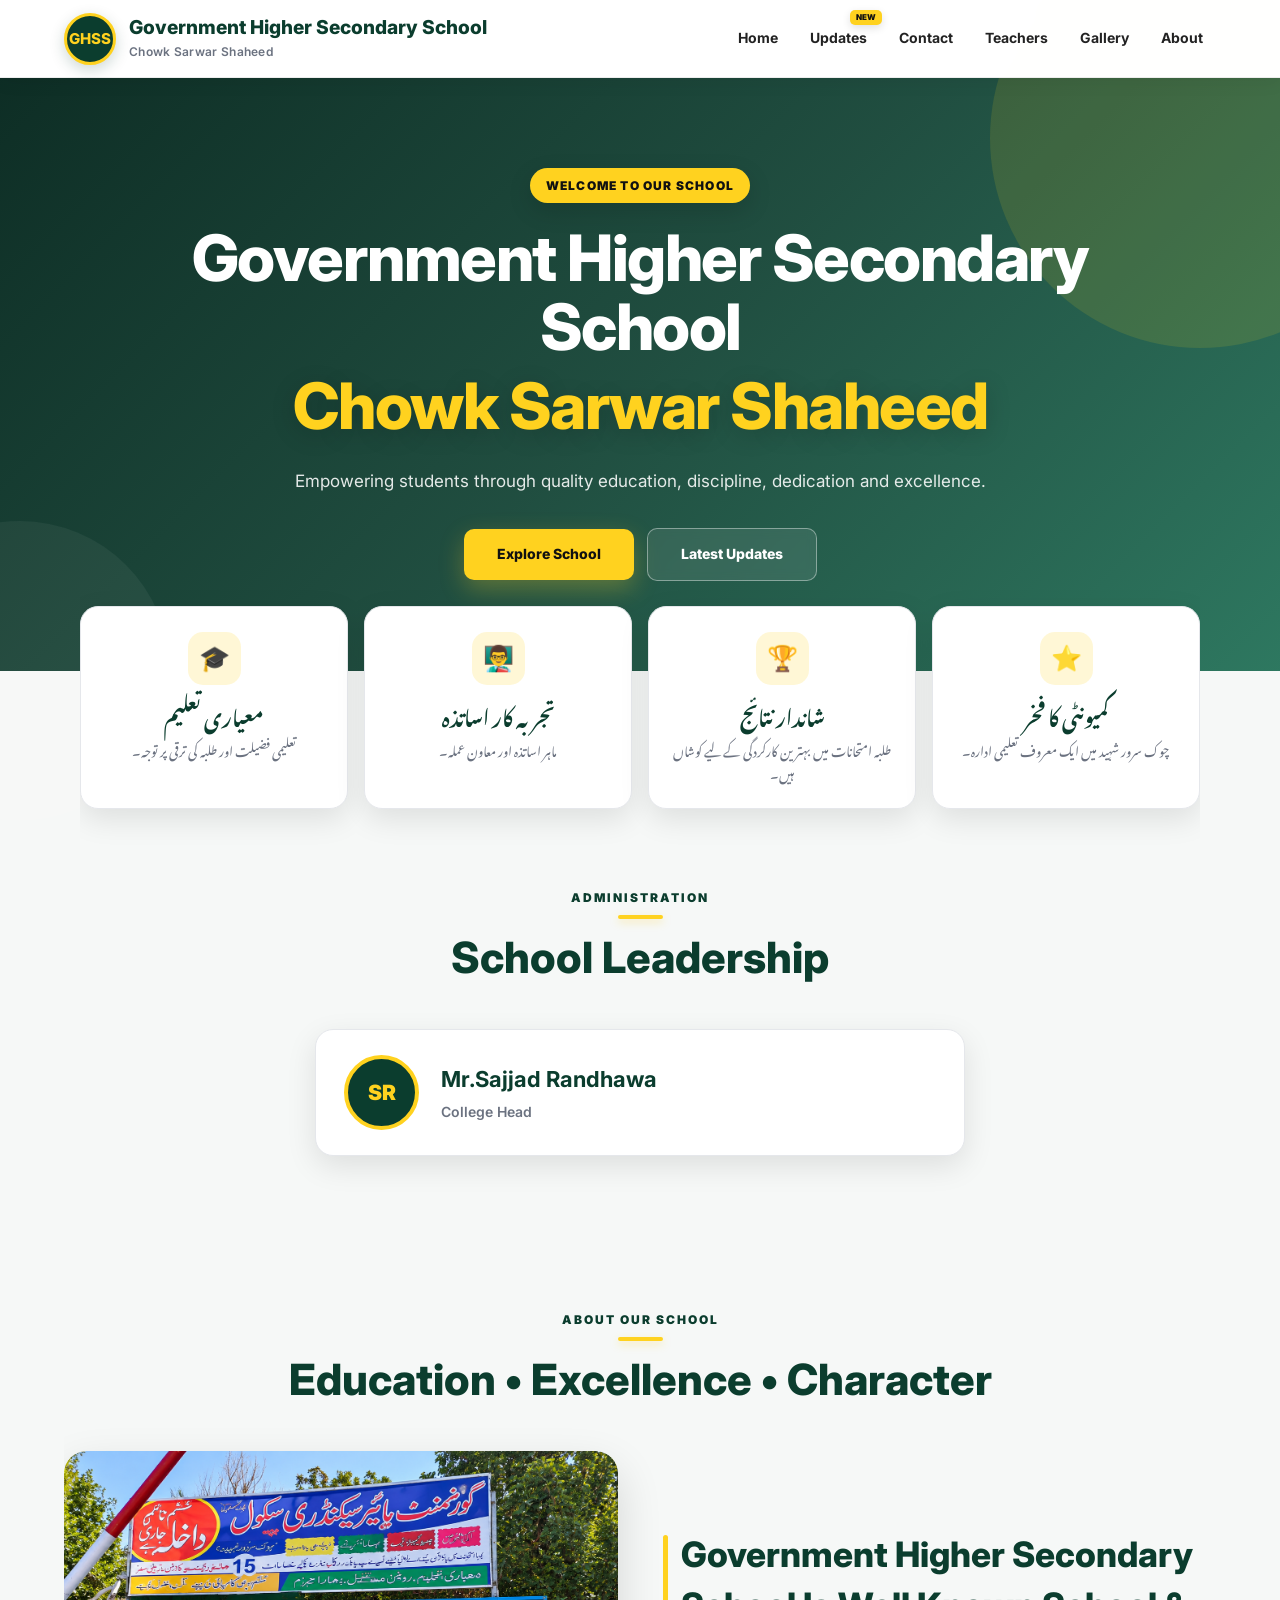
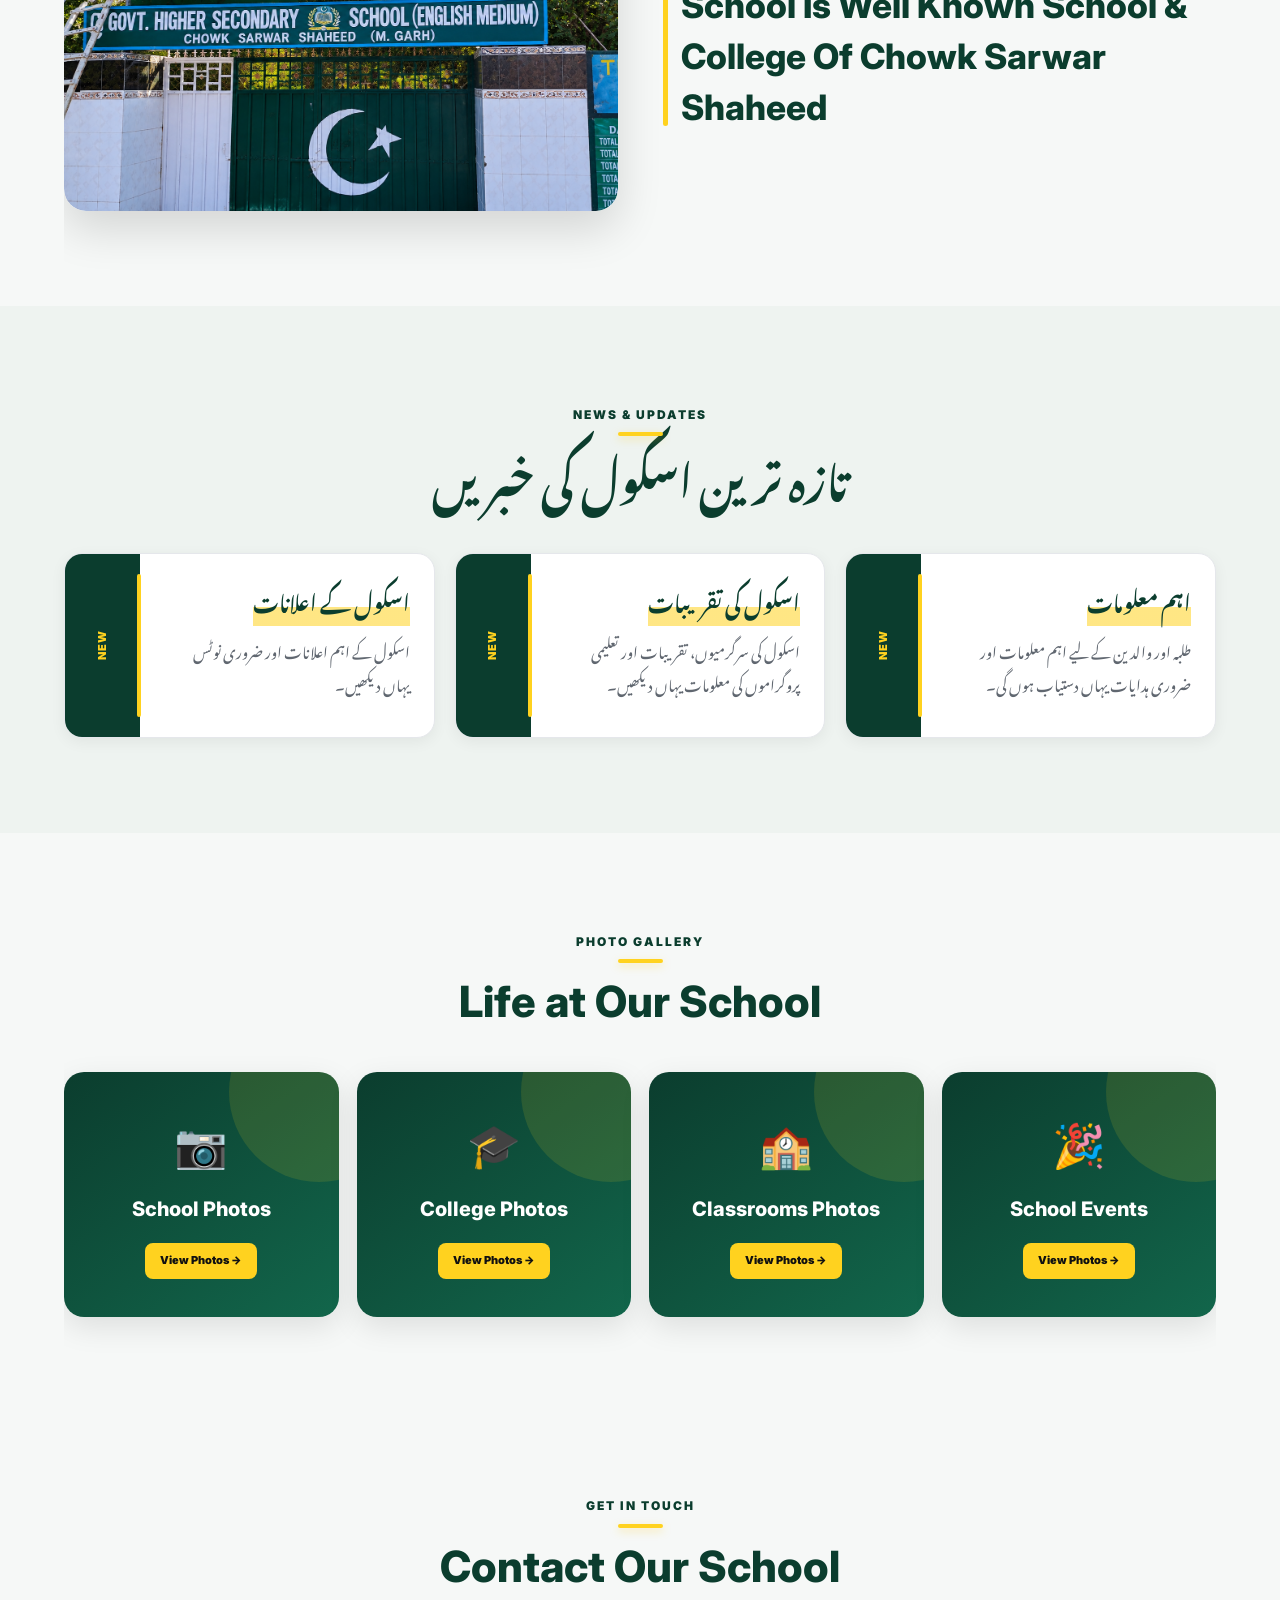
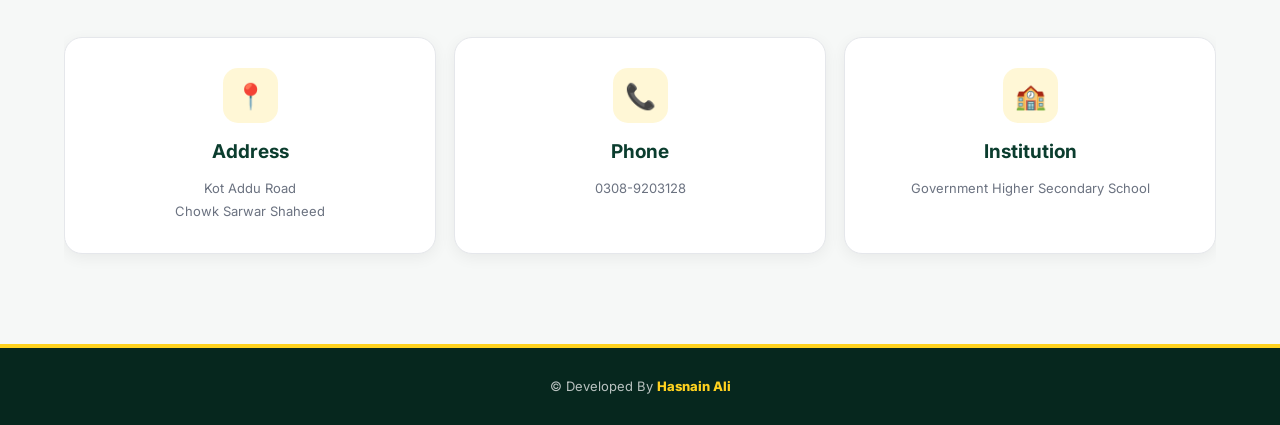
<file: index.html>
<!DOCTYPE html>
<html lang="ur" translate="no" class="notranslate">
<head>
    <meta charset="UTF-8">
    <meta name="viewport" content="width=device-width, initial-scale=1.0">
    <meta name="google" content="notranslate">

    <title>Government Higher Secondary School Chowk Sarwar Shaheed</title>

    <link href="https://fonts.googleapis.com/css2?family=Noto+Nastaliq+Urdu:wght@400;600;700&display=swap" rel="stylesheet">
   
    <link rel="stylesheet" href="style.css">
</head>

<body>

    <!-- HEADER -->
    <header class="header">

        <div class="logo-area">
            <div class="school-logo">GHSS</div>

            <div>
                <h1>Government Higher Secondary School</h1>
                <p>Chowk Sarwar Shaheed</p>
            </div>
        </div>


<nav class="navbar">

    <a href="#home">Home</a>

    <a href="#updates" class="update-link">
        <span class="new-badge">NEW</span>
        Updates
    </a>

    <a href="#contact">Contact</a>

    <a href="#administration">Teachers</a>

    <a href="#gallery">Gallery</a>

    <a href="#about">About</a>

</nav>

    </header>


    <!-- HERO SECTION -->
    <section id="home" class="hero">

        <div class="hero-content">

            <span class="welcome">WELCOME TO OUR SCHOOL</span>

            <h2>
                Government Higher Secondary School
                <strong>Chowk Sarwar Shaheed</strong>
            </h2>

            <p>
                Empowering students through quality education,
                discipline, dedication and excellence.
            </p>

            <div class="hero-buttons">
                <a href="#about" class="btn primary">Explore School</a>
                <a href="#updates" class="btn secondary">Latest Updates</a>
            </div>

        </div>

    </section>


<!-- QUICK INFORMATION -->
<section class="quick-info">

    <div class="info-card">
        <span>🎓</span>
        <h3 style="font-family: 'Noto Nastaliq Urdu', serif; direction: rtl;">
            معیاری تعلیم
        </h3>
        <p style="font-family: 'Noto Nastaliq Urdu', serif; direction: rtl;">
            تعلیمی فضیلت اور طلبہ کی ترقی پر توجہ۔
        </p>
    </div>

    <div class="info-card">
        <span>👨‍🏫</span>
        <h3 style="font-family: 'Noto Nastaliq Urdu', serif; direction: rtl;">
            تجربہ کار اساتذہ
        </h3>
        <p style="font-family: 'Noto Nastaliq Urdu', serif; direction: rtl;">
            ماہر اساتذہ اور معاون عملہ۔
        </p>
    </div>

    <div class="info-card">
        <span>🏆</span>
        <h3 style="font-family: 'Noto Nastaliq Urdu', serif; direction: rtl;">
            شاندار نتائج
        </h3>
        <p style="font-family: 'Noto Nastaliq Urdu', serif; direction: rtl;">
            طلبہ امتحانات میں بہترین کارکردگی کے لیے کوشاں ہیں۔
        </p>
    </div>

    <div class="info-card">
        <span>⭐</span>
        <h3 style="font-family: 'Noto Nastaliq Urdu', serif; direction: rtl;">
            کمیونٹی کا فخر
        </h3>
        <p style="font-family: 'Noto Nastaliq Urdu', serif; direction: rtl;">
            چوک سرور شہید میں ایک معروف تعلیمی ادارہ۔
        </p>
    </div>

</section>


<!-- ADMINISTRATION -->  <section id="administration" class="section administration">  

    <div class="section-heading">  
        <span>ADMINISTRATION</span>  
        <h2>School Leadership</h2>  
    </div>  

    <div class="leader-card">  

        <div class="leader-avatar">  
            SR  
        </div>  

        <div>  
            <h3>Mr.Sajjad Randhawa</h3>  
            <p>College Head</p>  
        </div>  

    </div>  

</section>

    
    <!-- ABOUT -->
<section id="about" class="section about">

    <div class="section-heading">
        <span>ABOUT OUR SCHOOL</span>
        <h2>Education • Excellence • Character</h2>
    </div>

    <div class="about-content">

        <a href="school-gallery.html" class="about-image">
    <img
        src="file_0000000028d482118b465fc7b48e77da.png"
        alt="Government Higher Secondary School Chowk Sarwar Shaheed"
        class="school-about-image">
        </a>

        <div class="about-text">

            <h3>
                Government Higher Secondary School Is Well Known School & College Of Chowk Sarwar Shaheed
            </h3>

        </div>

    </div>

</section>

<!-- UPDATES -->
<section id="updates" class="section updates">

    <div class="section-heading updates-heading">

        <!-- English label -->
        <span>NEWS & UPDATES</span>

        <!-- Urdu main heading -->
        <h2>تازہ ترین اسکول کی خبریں</h2>

    </div>


    <div class="news-grid">


        <!-- SCHOOL ANNOUNCEMENTS -->
        <a href="announcement.html" class="news-card">

            <div class="news-date">
    <strong>NEW</strong>
            </div>

            <div class="news-content">

                <h3>اسکول کے اعلانات</h3>

                <p>
                    اسکول کے اہم اعلانات اور ضروری نوٹس یہاں دیکھیں۔
                </p>

            </div>

        </a>


        <!-- SCHOOL EVENTS -->
        <a href="events.html" class="news-card">

            <div class="news-date">
    <strong>NEW</strong>
            </div>

            <div class="news-content">

                <h3>اسکول کی تقریبات</h3>

                <p>
                    اسکول کی سرگرمیوں، تقریبات اور تعلیمی پروگراموں کی معلومات یہاں دیکھیں۔
                </p>

            </div>

        </a>


        <!-- IMPORTANT INFORMATION -->
        <a href="information.html" class="news-card">

            <div class="news-date">
    <strong>NEW</strong>
            </div>
            <div class="news-content">

                <h3>اہم معلومات</h3>

                <p>
                    طلبہ اور والدین کے لیے اہم معلومات اور ضروری ہدایات یہاں دستیاب ہوں گی۔
                </p>

            </div>

        </a>


    </div>

</section>

    <!-- GALLERY -->
    <section id="gallery" class="section gallery">

        <div class="section-heading">
            <span>PHOTO GALLERY</span>
            <h2>Life at Our School</h2>
        </div>

        <div class="gallery-grid">

    <a href="school-gallery.html" class="gallery-item">
        <div class="gallery-content">
            <span class="gallery-icon">📷</span>
            <h3>School Photos</h3>
            <span class="gallery-button">View Photos →</span>
        </div>
    </a>
      
        <a href="college-gallery.html" class="gallery-item">
    <div class="gallery-content">
        <span class="gallery-icon">🎓</span>
        <h3>College Photos</h3>
        <span class="gallery-button">View Photos →</span>
    </div>
</a>

    <a href="classroom-gallery.html" class="gallery-item">
        <div class="gallery-content">
            <span class="gallery-icon">🏫</span>
            <h3>Classrooms Photos</h3>
            <span class="gallery-button">View Photos →</span>
        </div>
    </a>

    <a href="events-gallery.html" class="gallery-item">
        <div class="gallery-content">
            <span class="gallery-icon">🎉</span>
            <h3>School Events</h3>
            <span class="gallery-button">View Photos →</span>
        </div>
    </a>

</div>

    </section>



    <!-- CONTACT -->
    <section id="contact" class="section contact">

        <div class="section-heading">
            <span>GET IN TOUCH</span>
            <h2>Contact Our School</h2>
        </div>

        <div class="contact-grid">

            <div class="contact-box">
                <span>📍</span>
                <h3>Address</h3>
                <p>Kot Addu Road</p>
                <p>Chowk Sarwar Shaheed</p>
            </div>

            <div class="contact-box">
                <span>📞</span>
                <h3>Phone</h3>
                <p>0308-9203128</p>
            </div>

            <div class="contact-box">
                <span>🏫</span>
                <h3>Institution</h3>
                <p>Government Higher Secondary School</p>
            </div>

        </div>

    </section>


    <footer class="footer">

    <div class="footer-content">

        <div class="developer">
            © Developed By <strong>Hasnain Ali</strong>
        </div>

    </div>

</footer>


    <script src="script.js"></script>

</body>
                </html>
</file>
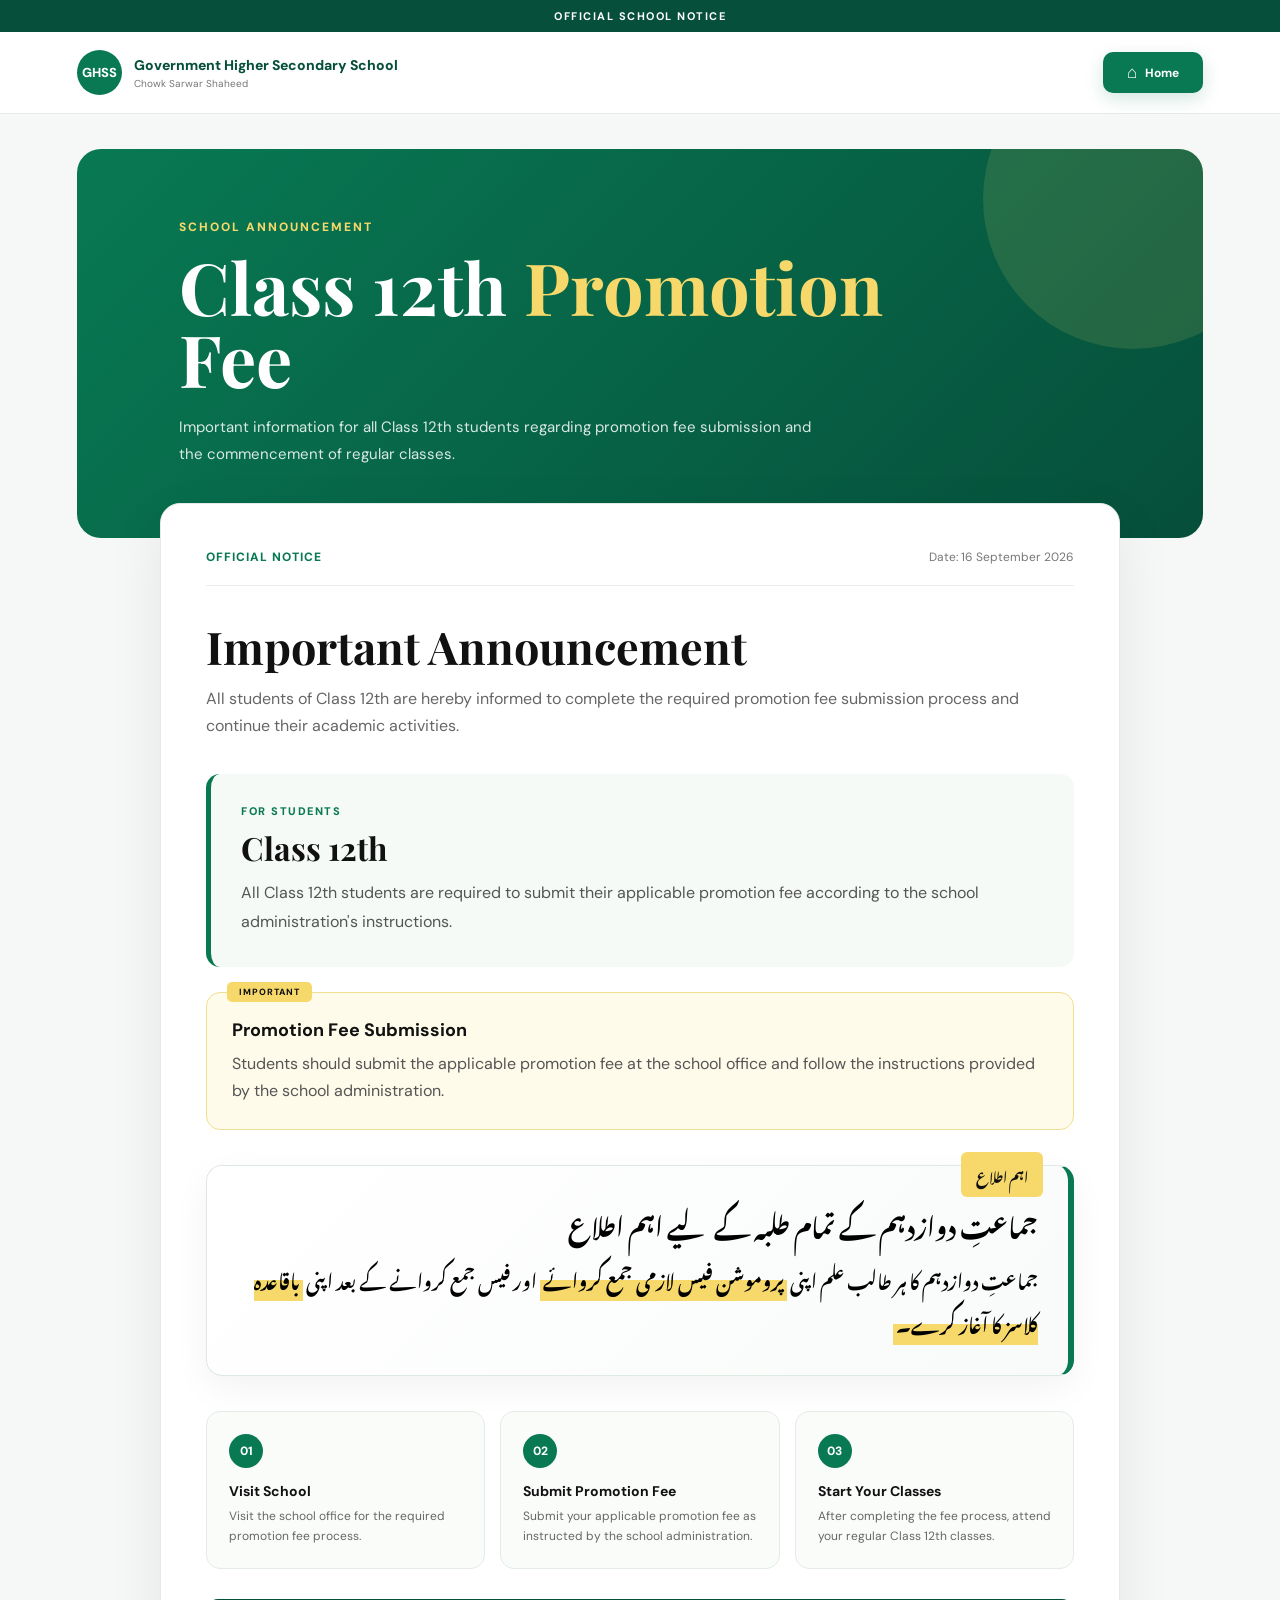
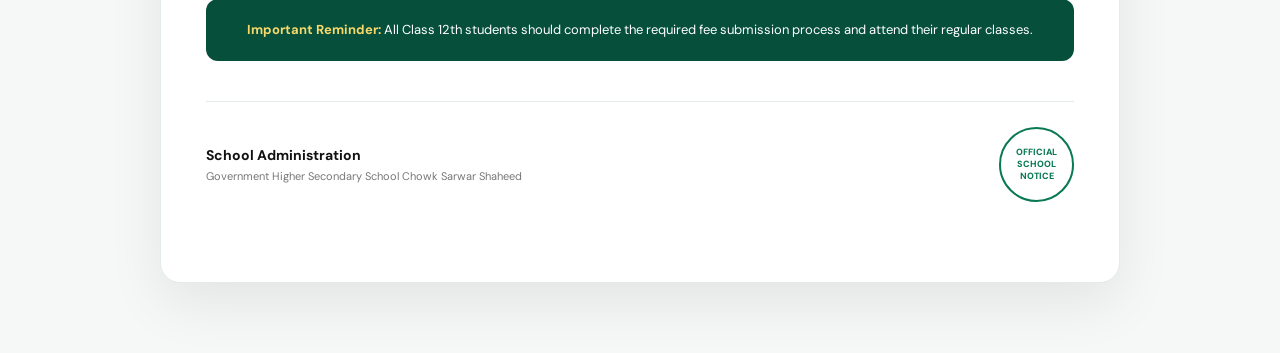
<file: announcement.html>
<!DOCTYPE html>
<html lang="en">

<head>
    <meta charset="UTF-8">
    <meta name="viewport" content="width=device-width, initial-scale=1.0">

    <title>School Announcement | GHSS Chowk Sarwar Shaheed</title>

    <link href="https://fonts.googleapis.com/css2?family=DM+Sans:wght@400;500;600;700&family=Playfair+Display:wght@600;700;800&family=Noto+Nastaliq+Urdu:wght@400;500;600;700&display=swap" rel="stylesheet">

    <style>

        * {
            margin: 0;
            padding: 0;
            box-sizing: border-box;
        }

        body {
            font-family: 'DM Sans', sans-serif;
            background: #f5f8f6;
            color: #111;
        }

        /* ===============================
           TOP BAR
        =============================== */

        .top-bar {
            background: #064f3a;
            color: #fff;
            padding: 9px 6%;
            font-size: 11px;
            font-weight: 700;
            letter-spacing: 1.5px;
            text-align: center;
        }

        /* ===============================
           HEADER
        =============================== */

        header {
            background: #ffffff;
            padding: 18px 6%;
            display: flex;
            align-items: center;
            justify-content: space-between;
            border-bottom: 1px solid #e5ebe8;
        }

        .school-brand {
            display: flex;
            align-items: center;
            gap: 12px;
        }

        .school-logo {
            width: 45px;
            height: 45px;
            border-radius: 50%;
            background: #087953;
            color: #fff;
            display: flex;
            align-items: center;
            justify-content: center;
            font-weight: 800;
            font-size: 13px;
        }

        .school-name {
            font-size: 14px;
            font-weight: 800;
            color: #064f3a;
        }

        .school-subtitle {
            font-size: 10px;
            color: #777;
            margin-top: 3px;
        }

        /* ===============================
           HOME BUTTON
        =============================== */

        .home-btn {
            display: inline-flex;
            align-items: center;
            justify-content: center;
            gap: 8px;

            background: #087953;
            color: #ffffff;

            padding: 11px 19px;
            min-width: 100px;

            border-radius: 10px;
            border: 1px solid rgba(8,121,83,0.15);

            font-size: 12px;
            font-weight: 700;

            text-decoration: none;

            box-shadow: 0 6px 18px rgba(8,121,83,0.18);

            transition: all 0.25s ease;
        }

        .home-btn span {
            font-size: 17px;
            line-height: 1;
        }

        .home-btn:hover {
            background: #064f3a;
            transform: translateY(-2px);
            box-shadow: 0 9px 22px rgba(8,121,83,0.25);
        }

        /* ===============================
           HERO
        =============================== */

        .hero {
            margin: 35px 6% 0;
            padding: 70px 8%;
            border-radius: 24px;
            background:
                linear-gradient(
                    135deg,
                    #087953,
                    #064f3a
                );
            color: white;
            position: relative;
            overflow: hidden;
        }

        .hero::after {
            content: "";
            position: absolute;
            width: 300px;
            height: 300px;
            border-radius: 50%;
            background: rgba(247,217,107,0.12);
            right: -80px;
            top: -100px;
        }

        .hero small {
            display: block;
            color: #f7d96b;
            font-size: 12px;
            font-weight: 800;
            letter-spacing: 2px;
            margin-bottom: 15px;
        }

        .hero h1 {
            font-family: 'Playfair Display', serif;
            font-size: clamp(38px, 6vw, 72px);
            line-height: 1;
            max-width: 800px;
        }

        .hero h1 span {
            color: #f7d96b;
        }

        .hero p {
            margin-top: 20px;
            max-width: 650px;
            color: rgba(255,255,255,0.85);
            font-size: 15px;
            line-height: 1.8;
        }

        /* ===============================
           NOTICE AREA
        =============================== */

        .notice-wrapper {
            max-width: 1000px;
            margin: -35px auto 70px;
            padding: 0 20px;
            position: relative;
            z-index: 2;
        }

        .notice-card {
            background: #ffffff;
            border-radius: 20px;
            padding: 45px;
            box-shadow: 0 20px 55px rgba(0,0,0,0.08);
            border: 1px solid #e3ebe7;
        }

        .notice-meta {
            display: flex;
            justify-content: space-between;
            align-items: center;
            gap: 20px;
            padding-bottom: 20px;
            border-bottom: 1px solid #e9eeeb;
            font-size: 12px;
            color: #777;
        }

        .official {
            color: #087953;
            font-weight: 800;
            letter-spacing: 1px;
        }

        .notice-title {
            margin-top: 35px;
        }

        .notice-title h2 {
            font-family: 'Playfair Display', serif;
            font-size: clamp(28px, 4vw, 45px);
            color: #111;
            line-height: 1.15;
        }

        .notice-title p {
            margin-top: 12px;
            color: #666;
            line-height: 1.7;
        }

        /* ===============================
           CLASS 12 SECTION
        =============================== */

        .class-box {
            margin-top: 35px;
            padding: 30px;
            background: #f5faf7;
            border-left: 5px solid #087953;
            border-radius: 14px;
        }

        .class-box .label {
            color: #087953;
            font-size: 11px;
            font-weight: 800;
            letter-spacing: 1.5px;
            margin-bottom: 8px;
        }

        .class-box h3 {
            font-family: 'Playfair Display', serif;
            font-size: 32px;
            color: #111;
        }

        .class-box p {
            margin-top: 10px;
            color: #555;
            line-height: 1.8;
        }

        /* ===============================
           FEE BOX
        =============================== */

        .fee-box {
            margin-top: 25px;
            padding: 25px;
            border-radius: 14px;
            background: #fffbea;
            border: 1px solid #f0df91;
            position: relative;
        }

        .fee-box::before {
            content: "IMPORTANT";
            position: absolute;
            top: -11px;
            left: 20px;
            background: #f7d96b;
            color: #111;
            padding: 4px 12px;
            border-radius: 5px;
            font-size: 9px;
            font-weight: 800;
            letter-spacing: 1px;
        }

        .fee-box h4 {
            font-size: 18px;
            color: #111;
            margin-bottom: 8px;
        }

        .fee-box p {
            color: #555;
            line-height: 1.7;
        }

        /* ===============================
           URDU ANNOUNCEMENT
        =============================== */

        .urdu-notice {
            margin: 35px 0 15px;
            padding: 32px 30px;
            background:
                linear-gradient(
                    135deg,
                    #ffffff,
                    #f8fbf9
                );
            border: 1px solid #dfe9e4;
            border-right: 6px solid #087953;
            border-radius: 16px;
            text-align: right;
            direction: rtl;
            box-shadow: 0 12px 35px rgba(0,0,0,0.05);
            position: relative;
        }

        .urdu-notice::before {
            content: "اہم اطلاع";
            position: absolute;
            top: -14px;
            right: 25px;
            background: #f7d96b;
            color: #111;
            padding: 5px 15px;
            border-radius: 6px;
            font-family: 'Noto Nastaliq Urdu', serif;
            font-size: 14px;
            font-weight: 700;
        }

        .urdu-notice h3 {
            font-family: 'Noto Nastaliq Urdu', serif;
            color: #000;
            font-size: 25px;
            font-weight: 700;
            line-height: 2;
            margin-bottom: 8px;
        }

        .urdu-notice p {
            font-family: 'Noto Nastaliq Urdu', serif;
            color: #000;
            font-size: 19px;
            font-weight: 600;
            line-height: 2.3;
            margin: 0;
        }

        .urdu-notice strong {
            color: #000;
            font-weight: 700;
            background: linear-gradient(
                transparent 55%,
                #f7d96b 55%
            );
            padding: 0 3px;
        }

        /* ===============================
           STEPS
        =============================== */

        .steps {
            margin-top: 35px;
            display: grid;
            grid-template-columns: repeat(3, 1fr);
            gap: 15px;
        }

        .step {
            padding: 22px;
            background: #fafcfa;
            border: 1px solid #e5ebe8;
            border-radius: 14px;
        }

        .step-number {
            width: 34px;
            height: 34px;
            border-radius: 50%;
            background: #087953;
            color: white;
            display: flex;
            align-items: center;
            justify-content: center;
            font-weight: 800;
            font-size: 12px;
            margin-bottom: 14px;
        }

        .step h4 {
            font-size: 14px;
            margin-bottom: 7px;
        }

        .step p {
            font-size: 12px;
            color: #666;
            line-height: 1.6;
        }

        /* ===============================
           REMINDER
        =============================== */

        .reminder {
            margin-top: 30px;
            padding: 20px;
            background: #064f3a;
            color: white;
            border-radius: 12px;
            text-align: center;
        }

        .reminder strong {
            color: #f7d96b;
        }

        .reminder p {
            font-size: 13px;
            line-height: 1.7;
        }

        /* ===============================
           SIGNATURE
        =============================== */

        .signature {
            margin-top: 40px;
            padding-top: 25px;
            border-top: 1px solid #e5ebe8;
            display: flex;
            justify-content: space-between;
            align-items: center;
            gap: 20px;
        }

        .signature h4 {
            font-size: 14px;
            color: #111;
        }

        .signature p {
            font-size: 11px;
            color: #777;
            margin-top: 5px;
        }

        .seal {
            width: 75px;
            height: 75px;
            border: 2px solid #087953;
            border-radius: 50%;
            display: flex;
            align-items: center;
            justify-content: center;
            text-align: center;
            color: #087953;
            font-size: 9px;
            font-weight: 800;
        }

        /* ===============================
           BACK BUTTON
        =============================== */

        .back-area {
            text-align: center;
            margin-top: 35px;
        }

        .back-btn {
            display: inline-block;
            padding: 12px 22px;
            background: #087953;
            color: white;
            text-decoration: none;
            border-radius: 9px;
            font-size: 12px;
            font-weight: 700;
            transition: 0.25s;
        }

        .back-btn:hover {
            background: #064f3a;
            transform: translateY(-2px);
        }

        /* ===============================
           FOOTER
        =============================== */

        footer {
            text-align: center;
            padding: 30px 20px;
            color: #777;
            font-size: 11px;
        }

        /* ===============================
           RESPONSIVE
        =============================== */

        @media (max-width: 700px) {

            header {
                padding: 15px 5%;
            }

            .school-name {
                font-size: 12px;
            }

            .school-subtitle {
                font-size: 8px;
            }

            .school-logo {
                width: 40px;
                height: 40px;
                font-size: 11px;
            }

            .home-btn {
                min-width: 88px;
                padding: 10px 14px;
            }

            .hero {
                margin: 20px 4% 0;
                padding: 50px 25px;
                border-radius: 18px;
            }

            .notice-wrapper {
                margin-top: -20px;
                padding: 0 12px;
            }

            .notice-card {
                padding: 28px 20px;
            }

            .notice-meta {
                flex-direction: column;
                align-items: flex-start;
            }

            .steps {
                grid-template-columns: 1fr;
            }

            .urdu-notice {
                padding: 30px 20px;
            }

            .urdu-notice h3 {
                font-size: 22px;
            }

            .urdu-notice p {
                font-size: 17px;
                line-height: 2.4;
            }

            .signature {
                align-items: flex-start;
            }
        }

        @media (max-width: 430px) {

            .school-subtitle {
                display: none;
            }

            .school-name {
                font-size: 11px;
            }

            .home-btn {
                min-width: 82px;
                font-size: 11px;
                padding: 9px 12px;
            }

            .hero h1 {
                font-size: 38px;
            }

            .urdu-notice p {
                font-size: 16px;
            }
        }

    </style>
</head>

<body>

    <!-- TOP BAR -->

    <div class="top-bar">
        OFFICIAL SCHOOL NOTICE
    </div>


    <!-- HEADER -->

    <header>

        <div class="school-brand">

            <div class="school-logo">
                GHSS
            </div>

            <div>
                <div class="school-name">
                    Government Higher Secondary School
                </div>

                <div class="school-subtitle">
                    Chowk Sarwar Shaheed
                </div>
            </div>

        </div>


        <a href="index.html" class="home-btn">
            <span>⌂</span>
            Home
        </a>

    </header>


    <!-- HERO -->

    <section class="hero">

        <small>
            SCHOOL ANNOUNCEMENT
        </small>

        <h1>
            Class 12th
            <span>Promotion</span>
            Fee
        </h1>

        <p>
            Important information for all Class 12th students regarding
            promotion fee submission and the commencement of regular classes.
        </p>

    </section>


    <!-- NOTICE -->

    <main class="notice-wrapper">

        <div class="notice-card">


            <!-- META -->

            <div class="notice-meta">

                <div class="official">
                    OFFICIAL NOTICE
                </div>

                <div>
                    Date: 16 September 2026
                </div>

            </div>


            <!-- TITLE -->

            <div class="notice-title">

                <h2>
                    Important Announcement
                </h2>

                <p>
                    All students of Class 12th are hereby informed to
                    complete the required promotion fee submission process
                    and continue their academic activities.
                </p>

            </div>


            <!-- CLASS BOX -->

            <div class="class-box">

                <div class="label">
                    FOR STUDENTS
                </div>

                <h3>
                    Class 12th
                </h3>

                <p>
                    All Class 12th students are required to submit their
                    applicable promotion fee according to the school
                    administration's instructions.
                </p>

            </div>


            <!-- FEE -->

            <div class="fee-box">

                <h4>
                    Promotion Fee Submission
                </h4>

                <p>
                    Students should submit the applicable promotion fee
                    at the school office and follow the instructions
                    provided by the school administration.
                </p>

            </div>


            <!-- URDU ANNOUNCEMENT -->

            <div class="urdu-notice">

                <h3>
                    جماعتِ دوازدہم کے تمام طلبہ کے لیے اہم اطلاع
                </h3>

                <p>
                    جماعتِ دوازدہم کا ہر طالب علم اپنی
                    <strong>پروموشن فیس لازمی جمع کروائے</strong>
                    اور فیس جمع کروانے کے بعد اپنی
                    <strong>باقاعدہ کلاسز کا آغاز کرے۔</strong>
                </p>

            </div>


            <!-- STEPS -->

            <div class="steps">

                <div class="step">

                    <div class="step-number">
                        01
                    </div>

                    <h4>
                        Visit School
                    </h4>

                    <p>
                        Visit the school office for the required
                        promotion fee process.
                    </p>

                </div>


                <div class="step">

                    <div class="step-number">
                        02
                    </div>

                    <h4>
                        Submit Promotion Fee
                    </h4>

                    <p>
                        Submit your applicable promotion fee as
                        instructed by the school administration.
                    </p>

                </div>


                <div class="step">

                    <div class="step-number">
                        03
                    </div>

                    <h4>
                        Start Your Classes
                    </h4>

                    <p>
                        After completing the fee process, attend
                        your regular Class 12th classes.
                    </p>

                </div>

            </div>


            <!-- REMINDER -->

            <div class="reminder">

                <p>
                    <strong>Important Reminder:</strong>
                    All Class 12th students should complete the
                    required fee submission process and attend
                    their regular classes.
                </p>

            </div>


            <!-- SIGNATURE -->

            <div class="signature">

                <div>

                    <h4>
                        School Administration
                    </h4>

                    <p>
                        Government Higher Secondary School
                        Chowk Sarwar Shaheed
                    </p>

                </div>

                <div class="seal">
                    OFFICIAL<br>
                    SCHOOL<br>
                    NOTICE
                </div>

            </div>


            <!-- BACK -->

            <div class="back-area">

                <a h
</file>
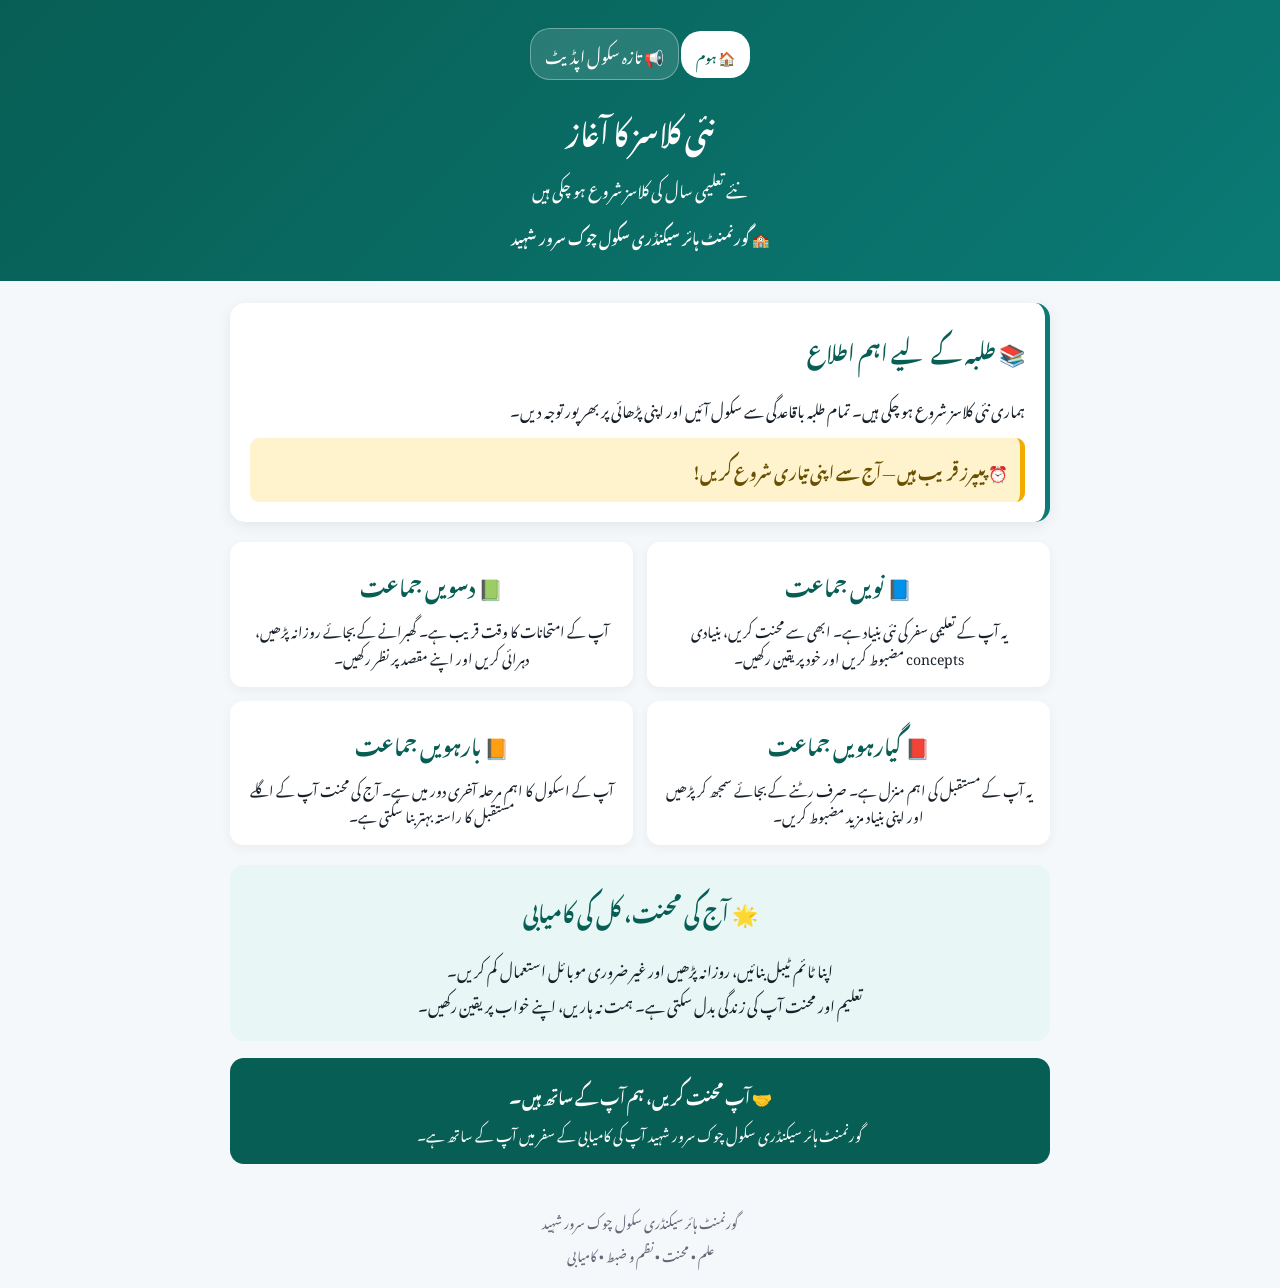
<file: events.html>
<!DOCTYPE html>
<html lang="ur" dir="rtl">
<head>
    <meta charset="UTF-8">
    <meta name="viewport" content="width=device-width, initial-scale=1.0">

    <title>تازہ تعلیمی اپڈیٹ</title>

    <link href="https://fonts.googleapis.com/css2?family=Noto+Nastaliq+Urdu&display=swap" rel="stylesheet">

    <style>
        * {
            box-sizing: border-box;
        }

        body {
            margin: 0;
            font-family: "Noto Nastaliq Urdu", serif;
            background: #f4f8fb;
            color: #17202a;
        }

        .header {
            background: linear-gradient(135deg, #075e54, #0b7a75);
            color: white;
            text-align: center;
            padding: 28px 15px;
        }

        .home {
            display: inline-block;
            background: white;
            color: #075e54;
            text-decoration: none;
            padding: 6px 15px;
            border-radius: 20px;
            margin-bottom: 12px;
            font-size: 14px;
        }

        .badge {
            display: inline-block;
            background: #ffffff22;
            border: 1px solid #ffffff55;
            padding: 5px 14px;
            border-radius: 20px;
            margin-bottom: 8px;
        }

        h1 {
            margin: 4px 0;
            font-size: 28px;
        }

        .header p {
            margin: 4px 0;
            font-size: 16px;
        }

        .school {
            margin-top: 10px;
            font-weight: bold;
            font-size: 14px;
        }

        .container {
            max-width: 850px;
            margin: 22px auto;
            padding: 0 15px;
        }

        .update {
            background: white;
            border-right: 5px solid #0b7a75;
            border-radius: 15px;
            padding: 20px;
            box-shadow: 0 4px 15px #00000012;
        }

        .update h2 {
            margin-top: 0;
            color: #075e54;
            font-size: 21px;
        }

        .update p {
            line-height: 2;
            font-size: 15px;
        }

        .important {
            background: #fff3cd;
            border-right: 5px solid #f0ad00;
            padding: 12px;
            border-radius: 9px;
            font-weight: bold;
            color: #694f00;
        }

        .classes {
            display: grid;
            grid-template-columns: repeat(2, 1fr);
            gap: 14px;
            margin-top: 20px;
        }

        .class-box {
            background: white;
            padding: 17px;
            border-radius: 13px;
            text-align: center;
            box-shadow: 0 3px 12px #0000000d;
        }

        .class-box h3 {
            color: #075e54;
            margin: 0 0 7px;
            font-size: 20px;
        }

        .class-box p {
            margin: 0;
            line-height: 1.9;
            font-size: 14px;
        }

        .message {
            background: #e8f7f5;
            margin-top: 20px;
            padding: 18px;
            border-radius: 14px;
            text-align: center;
        }

        .message h2 {
            color: #075e54;
            margin-top: 0;
            font-size: 21px;
        }

        .message p {
            line-height: 2;
            margin: 5px 0;
            font-size: 15px;
        }

        .support {
            margin-top: 17px;
            background: #075e54;
            color: white;
            padding: 17px;
            border-radius: 14px;
            text-align: center;
        }

        .support p {
            margin: 5px 0 0;
            line-height: 1.9;
            font-size: 14px;
        }

        footer {
            text-align: center;
            padding: 18px;
            color: #667;
            font-size: 13px;
        }

        @media (max-width: 600px) {
            .classes {
                grid-template-columns: 1fr;
            }

            h1 {
                font-size: 25px;
            }
        }
    </style>
</head>

<body>

<header class="header">

    <a href="index.html" class="home">🏠 ہوم</a>

    <div class="badge">📢 تازہ سکول اپڈیٹ</div>

    <h1>نئی کلاسز کا آغاز</h1>

    <p>نئے تعلیمی سال کی کلاسز شروع ہو چکی ہیں</p>

    <div class="school">
        🏫 گورنمنٹ ہائر سیکنڈری سکول چوک سرور شہید
    </div>

</header>


<main class="container">

    <section class="update">

        <h2>📚 طلبہ کے لیے اہم اطلاع</h2>

        <p>
            ہماری نئی کلاسز شروع ہو چکی ہیں۔
            تمام طلبہ باقاعدگی سے سکول آئیں اور اپنی پڑھائی پر بھرپور توجہ دیں۔
        </p>

        <div class="important">
            ⏰ پیپرز قریب ہیں — آج سے اپنی تیاری شروع کریں!
        </div>

    </section>


    <section class="classes">

        <div class="class-box">
            <h3>📘 نویں جماعت</h3>
            <p>
                یہ آپ کے تعلیمی سفر کی نئی بنیاد ہے۔
                ابھی سے محنت کریں، بنیادی concepts مضبوط کریں
                اور خود پر یقین رکھیں۔
            </p>
        </div>


        <div class="class-box">
            <h3>📗 دسویں جماعت</h3>
            <p>
                آپ کے امتحانات کا وقت قریب ہے۔
                گھبرانے کے بجائے روزانہ پڑھیں،
                دہرائی کریں اور اپنے مقصد پر نظر رکھیں۔
            </p>
        </div>


        <div class="class-box">
            <h3>📕 گیارہویں جماعت</h3>
            <p>
                یہ آپ کے مستقبل کی اہم منزل ہے۔
                صرف رٹنے کے بجائے سمجھ کر پڑھیں
                اور اپنی بنیاد مزید مضبوط کریں۔
            </p>
        </div>


        <div class="class-box">
            <h3>📙 بارہویں جماعت</h3>
            <p>
                آپ کے اسکول کا اہم مرحلہ آخری دور میں ہے۔
                آج کی محنت آپ کے اگلے مستقبل کا راستہ
                بہتر بنا سکتی ہے۔
            </p>
        </div>

    </section>


    <section class="message">

        <h2>🌟 آج کی محنت، کل کی کامیابی</h2>

        <p>
            اپنا ٹائم ٹیبل بنائیں، روزانہ پڑھیں اور
            غیر ضروری موبائل استعمال کم کریں۔
        </p>

        <p>
            تعلیم اور محنت آپ کی زندگی بدل سکتی ہے۔
            ہمت نہ ہاریں، اپنے خواب پر یقین رکھیں۔
        </p>

    </section>


    <section class="support">

        <strong>🤝 آپ محنت کریں، ہم آپ کے ساتھ ہیں۔</strong>

        <p>
            گورنمنٹ ہائر سیکنڈری سکول چوک سرور شہید
            آپ کی کامیابی کے سفر میں آپ کے ساتھ ہے۔
        </p>

    </section>

</main>


<footer>
    گورنمنٹ ہائر سیکنڈری سکول چوک سرور شہید
    <br>
    علم • محنت • نظم و ضبط • کامیابی
</footer>

</body>
    </html>
</file>
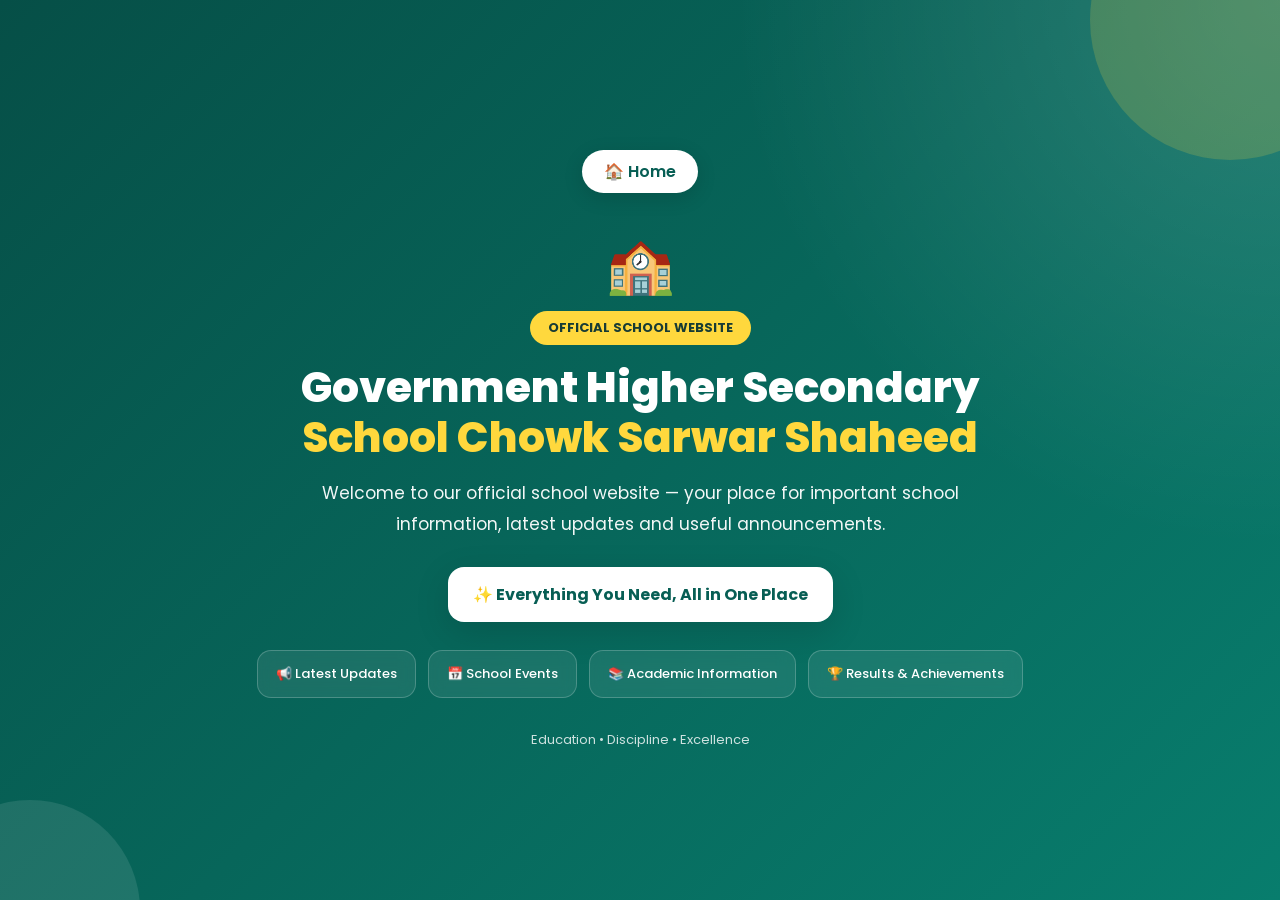
<file: information.html>
<!DOCTYPE html>
<html lang="en">
<head>
    <meta charset="UTF-8">
    <meta name="viewport" content="width=device-width, initial-scale=1.0">

    <title>School Information | GHSS Chowk Sarwar Shaheed</title>

    <link href="https://fonts.googleapis.com/css2?family=Poppins:wght@400;500;600;700;800&display=swap" rel="stylesheet">

    <style>
        * {
            box-sizing: border-box;
        }

        body {
            margin: 0;
            font-family: 'Poppins', sans-serif;
            background: #f5f7f6;
            color: #173b35;
        }

        .hero {
            min-height: 100vh;
            background:
                radial-gradient(circle at top right, #ffffff25, transparent 35%),
                linear-gradient(135deg, #064f47, #087d6d);
            display: flex;
            align-items: center;
            justify-content: center;
            padding: 25px;
            position: relative;
            overflow: hidden;
        }

        .hero::before {
            content: "";
            position: absolute;
            width: 280px;
            height: 280px;
            background: #ffd83d;
            border-radius: 50%;
            top: -120px;
            right: -90px;
            opacity: .18;
        }

        .hero::after {
            content: "";
            position: absolute;
            width: 220px;
            height: 220px;
            background: white;
            border-radius: 50%;
            bottom: -120px;
            left: -80px;
            opacity: .10;
        }

        .box {
            width: 100%;
            max-width: 850px;
            text-align: center;
            color: white;
            position: relative;
            z-index: 2;
        }

        .home {
            display: inline-block;
            background: white;
            color: #075e54;
            text-decoration: none;
            padding: 9px 22px;
            border-radius: 30px;
            font-weight: 600;
            margin-bottom: 30px;
            box-shadow: 0 5px 20px #0002;
        }

        .icon {
            font-size: 55px;
            margin-bottom: 5px;
        }

        .tag {
            display: inline-block;
            background: #ffd83d;
            color: #173b35;
            padding: 7px 18px;
            border-radius: 30px;
            font-weight: 700;
            font-size: 13px;
            margin-bottom: 18px;
        }

        h1 {
            font-size: 42px;
            line-height: 1.2;
            margin: 0;
            font-weight: 800;
        }

        h1 span {
            color: #ffd83d;
        }

        .subtitle {
            font-size: 17px;
            margin: 15px auto 28px;
            max-width: 650px;
            line-height: 1.8;
            opacity: .95;
        }

        .highlight {
            display: inline-block;
            background: white;
            color: #075e54;
            padding: 15px 25px;
            border-radius: 16px;
            font-weight: 700;
            box-shadow: 0 10px 35px #0002;
            margin-bottom: 28px;
        }

        .features {
            display: flex;
            justify-content: center;
            gap: 12px;
            flex-wrap: wrap;
        }

        .feature {
            background: #ffffff15;
            border: 1px solid #ffffff35;
            backdrop-filter: blur(8px);
            padding: 13px 18px;
            border-radius: 14px;
            font-size: 13px;
            font-weight: 500;
        }

        .bottom {
            margin-top: 32px;
            font-size: 13px;
            opacity: .8;
        }

        @media (max-width: 600px) {

            .hero {
                min-height: 100vh;
                padding: 20px;
            }

            h1 {
                font-size: 30px;
            }

            .subtitle {
                font-size: 14px;
            }

            .icon {
                font-size: 45px;
            }

            .highlight {
                font-size: 14px;
                padding: 13px 17px;
            }

            .feature {
                width: 100%;
            }
        }
    </style>
</head>

<body>

<section class="hero">

    <div class="box">

        <a href="index.html" class="home">🏠 Home</a>

        <div class="icon">🏫</div>

        <div class="tag">OFFICIAL SCHOOL WEBSITE</div>

        <h1>
            Government Higher Secondary<br>
            <span>School Chowk Sarwar Shaheed</span>
        </h1>

        <p class="subtitle">
            Welcome to our official school website — your place
            for important school information, latest updates
            and useful announcements.
        </p>

        <div class="highlight">
            ✨ Everything You Need, All in One Place
        </div>

        <div class="features">

            <div class="feature">📢 Latest Updates</div>

            <div class="feature">📅 School Events</div>

            <div class="feature">📚 Academic Information</div>

            <div class="feature">🏆 Results & Achievements</div>

        </div>

        <div class="bottom">
            Education • Discipline • Excellence
        </div>

    </div>

</section>

</body>
    </html>
</file>
<file: style.css>
/* =========================================================
   GOVERNMENT HIGHER SECONDARY SCHOOL
   CHOWK SARWAR SHAHEED
   COMPLETE STYLE.CSS
========================================================= */


/* =========================================================
   GOOGLE FONT
========================================================= */

@import url('https://fonts.googleapis.com/css2?family=Inter:wght@400;500;600;700;800&family=Noto+Nastaliq+Urdu:wght@400;500;600;700&display=swap');


/* =========================================================
   ROOT VARIABLES
========================================================= */

:root {
    --primary: #0b3d2e;
    --primary-dark: #06271e;
    --primary-light: #12664b;

    --yellow: #ffd21f;
    --yellow-light: #ffe66b;

    --white: #ffffff;
    --black: #111111;

    --text: #252525;
    --muted: #6b7280;

    --background: #f6f8f7;
    --card: #ffffff;

    --border: #e5e7eb;

    --shadow-sm: 0 4px 15px rgba(0, 0, 0, 0.06);
    --shadow-md: 0 10px 30px rgba(0, 0, 0, 0.10);
    --shadow-lg: 0 18px 45px rgba(0, 0, 0, 0.14);

    --radius: 18px;

    --container: 1180px;
}


/* =========================================================
   RESET
========================================================= */

* {
    margin: 0;
    padding: 0;
    box-sizing: border-box;
}

html {
    scroll-behavior: smooth;
    width: 100%;
    overflow-x: hidden;
}

body {
    width: 100%;
    min-height: 100vh;

    font-family: 'Inter', Arial, sans-serif;

    color: var(--text);
    background: var(--background);

    overflow-x: hidden;

    line-height: 1.6;

    -webkit-font-smoothing: antialiased;
    text-rendering: optimizeLegibility;
}

img {
    max-width: 100%;
    height: auto;
    display: block;
}

a {
    text-decoration: none;
    color: inherit;
}

button,
a {
    -webkit-tap-highlight-color: transparent;
}

section {
    width: 100%;
    max-width: 100%;
}


/* =========================================================
   PREVENT HORIZONTAL WEBSITE MOVEMENT
========================================================= */

html,
body,
header,
main,
section,
footer {
    max-width: 100%;
}

.hero,
.quick-info,
.section,
.footer,
.header {
    overflow-x: clip;
}


/* =========================================================
   HEADER
========================================================= */

.header {
    position: sticky;
    top: 0;
    z-index: 999;

    width: 100%;

    min-height: 78px;

    display: flex;
    align-items: center;
    justify-content: space-between;

    padding: 12px 5%;

    background: rgba(255, 255, 255, 0.97);

    border-bottom: 1px solid rgba(0, 0, 0, 0.07);

    box-shadow: 0 4px 18px rgba(0, 0, 0, 0.06);

    backdrop-filter: blur(12px);
}


/* =========================================================
   LOGO AREA
========================================================= */

.logo-area {
    display: flex;
    align-items: center;
    gap: 13px;

    min-width: 0;
}

.school-logo {
    width: 52px;
    height: 52px;

    flex: 0 0 52px;

    display: flex;
    align-items: center;
    justify-content: center;

    border-radius: 50%;

    background: var(--primary);
    color: var(--yellow);

    font-size: 15px;
    font-weight: 800;

    border: 3px solid var(--yellow);

    box-shadow: 0 5px 15px rgba(11, 61, 46, 0.2);
}

.logo-area h1 {
    font-size: clamp(14px, 1.5vw, 20px);

    line-height: 1.2;

    color: var(--primary);

    font-weight: 800;

    white-space: nowrap;
}

.logo-area p {
    margin-top: 3px;

    color: var(--muted);

    font-size: 12px;
    font-weight: 600;

    letter-spacing: 0.3px;
}


/* =========================================================
   NAVBAR
========================================================= */

.navbar {
    display: flex;
    align-items: center;
    justify-content: flex-end;

    gap: 6px;

    flex-wrap: wrap;
}

.navbar a {
    position: relative;

    padding: 10px 13px;

    color: #222;

    font-size: 14px;
    font-weight: 700;

    border-radius: 9px;

    transition:
        color 0.25s ease,
        background 0.25s ease,
        transform 0.25s ease;
}

.navbar a:hover {
    color: var(--primary);

    background: rgba(11, 61, 46, 0.07);

    transform: translateY(-2px);
}


/* Yellow underline */

.navbar a::after {
    content: "";

    position: absolute;

    left: 50%;
    bottom: 4px;

    width: 0;
    height: 3px;

    border-radius: 20px;

    background: var(--yellow);

    transform: translateX(-50%);

    transition: width 0.25s ease;
}

.navbar a:hover::after {
    width: 55%;
}


/* =========================================================
   NEW BADGE
========================================================= */

.update-link {
    position: relative;
}

.new-badge {
    position: absolute;

    top: -7px;
    right: -2px;

    padding: 2px 6px;

    background: var(--yellow);

    color: #111;

    font-size: 8px;
    font-weight: 900;

    line-height: 1.3;

    border-radius: 5px;

    box-shadow: 0 3px 8px rgba(0, 0, 0, 0.12);

    animation: newPulse 1.8s infinite;
}

@keyframes newPulse {

    0%,
    100% {
        transform: scale(1);
    }

    50% {
        transform: scale(1.08);
    }
}


/* =========================================================
   HERO
========================================================= */

.hero {
    position: relative;

    min-height: 590px;

    display: flex;
    align-items: center;
    justify-content: center;

    padding: 90px 5%;

    background:
        linear-gradient(
            135deg,
            rgba(6, 39, 30, 0.97),
            rgba(11, 61, 46, 0.91),
            rgba(18, 102, 75, 0.88)
        );

    isolation: isolate;
}


/* Decorative circles */

.hero::before {
    content: "";

    position: absolute;

    width: 420px;
    height: 420px;

    right: -130px;
    top: -150px;

    border-radius: 50%;

    background: rgba(255, 210, 31, 0.12);

    z-index: -1;
}

.hero::after {
    content: "";

    position: absolute;

    width: 300px;
    height: 300px;

    left: -130px;
    bottom: -150px;

    border-radius: 50%;

    background: rgba(255, 255, 255, 0.05);

    z-index: -1;
}


/* =========================================================
   HERO CONTENT
========================================================= */

.hero-content {
    width: 100%;
    max-width: 900px;

    text-align: center;

    color: white;
}

.welcome {
    display: inline-block;

    margin-bottom: 20px;

    padding: 8px 16px;

    border-radius: 50px;

    background: var(--yellow);

    color: #111;

    font-size: 12px;
    font-weight: 900;

    letter-spacing: 1.2px;

    box-shadow: 0 8px 25px rgba(0, 0, 0, 0.14);
}

.hero h2 {
    font-size: clamp(35px, 5vw, 67px);

    line-height: 1.08;

    font-weight: 800;

    letter-spacing: -1.5px;

    margin-bottom: 25px;
}

.hero h2 strong {
    display: block;

    margin-top: 10px;

    color: var(--yellow);

    font-weight: 800;

    text-shadow: 0 5px 25px rgba(0, 0, 0, 0.18);
}

.hero-content p {
    max-width: 700px;

    margin: 0 auto 32px;

    color: rgba(255, 255, 255, 0.88);

    font-size: 17px;

    line-height: 1.8;
}


/* =========================================================
   HERO BUTTONS
========================================================= */

.hero-buttons {
    display: flex;

    align-items: center;
    justify-content: center;

    gap: 13px;

    flex-wrap: wrap;
}

.btn {
    display: inline-flex;

    align-items: center;
    justify-content: center;

    min-width: 170px;

    padding: 14px 23px;

    border-radius: 10px;

    font-size: 14px;
    font-weight: 800;

    transition:
        transform 0.25s ease,
        box-shadow 0.25s ease,
        background 0.25s ease;
}

.btn:hover {
    transform: translateY(-4px);
}

.btn.primary {
    background: var(--yellow);

    color: #111;

    box-shadow: 0 9px 25px rgba(255, 210, 31, 0.28);
}

.btn.primary:hover {
    background: var(--yellow-light);

    box-shadow: 0 13px 32px rgba(255, 210, 31, 0.38);
}

.btn.secondary {
    background: rgba(255, 255, 255, 0.09);

    color: white;

    border: 1px solid rgba(255, 255, 255, 0.4);

    backdrop-filter: blur(5px);
}

.btn.secondary:hover {
    background: white;
    color: var(--primary);
}


/* =========================================================
   QUICK INFORMATION
========================================================= */

.quick-info {
    position: relative;
    z-index: 5;

    width: min(1120px, 90%);

    margin: -65px auto 0;

    display: grid;

    grid-template-columns: repeat(4, 1fr);

    gap: 16px;
}


/* =========================================================
   INFO CARD
========================================================= */

.info-card {
    min-height: 190px;

    padding: 25px 20px;

    background: var(--white);

    border: 1px solid var(--border);

    border-radius: var(--radius);

    text-align: center;

    box-shadow: var(--shadow-md);

    transition:
        transform 0.3s ease,
        box-shadow 0.3s ease;
}

.info-card:hover {
    transform: translateY(-8px);

    box-shadow: var(--shadow-lg);
}

.info-card > span {
    display: flex;

    align-items: center;
    justify-content: center;

    width: 53px;
    height: 53px;

    margin: 0 auto 13px;

    border-radius: 15px;

    background: rgba(255, 210, 31, 0.18);

    font-size: 25px;
}

.info-card h3 {
    color: var(--primary);

    font-size: 20px;

    margin-bottom: 7px;
}

.info-card p {
    color: var(--muted);

    font-size: 13px;

    line-height: 1.8;
}


/* =========================================================
   GENERAL SECTION
========================================================= */

.section {
    width: min(var(--container), 90%);

    margin: 0 auto;

    padding: 95px 0;
}


/* =========================================================
   SECTION HEADING
========================================================= */

.section-heading {
    text-align: center;

    margin-bottom: 45px;
}

.section-heading > span {
    position: relative;

    display: inline-block;

    margin-bottom: 13px;

    color: var(--primary);

    font-size: 12px;

    font-weight: 900;

    letter-spacing: 2px;
}


/* Yellow line */

.section-heading > span::after {
    content: "";

    display: block;

    width: 45px;
    height: 4px;

    margin: 8px auto 0;

    border-radius: 20px;

    background: var(--yellow);

    box-shadow: 0 3px 8px rgba(255, 210, 31, 0.35);
}

.section-heading h2 {
    color: var(--primary);

    font-size: clamp(28px, 4vw, 43px);

    line-height: 1.2;

    font-weight: 800;
}


/* =========================================================
   ADMINISTRATION
========================================================= */

.administration {
    padding-top: 75px;
}

.leader-card {
    width: min(650px, 100%);

    margin: 0 auto;

    display: flex;

    align-items: center;

    gap: 22px;

    padding: 25px 28px;

    background: white;

    border-radius: var(--radius);

    border: 1px solid var(--border);

    box-shadow: var(--shadow-md);

    transition: 0.3s ease;
}

.leader-card:hover {
    transform: translateY(-6px);

    box-shadow: var(--shadow-lg);
}

.leader-avatar {
    width: 75px;
    height: 75px;

    flex: 0 0 75px;

    display: flex;

    align-items: center;
    justify-content: center;

    border-radius: 50%;

    background: var(--primary);

    color: var(--yellow);

    border: 4px solid var(--yellow);

    font-size: 21px;

    font-weight: 900;
}

.leader-card h3 {
    color: var(--primary);

    font-size: 22px;

    margin-bottom: 4px;
}

.leader-card p {
    color: var(--muted);

    font-size: 14px;

    font-weight: 600;
}


/* =========================================================
   ABOUT
========================================================= */

.about {
    padding-top: 55px;
}

.about-content {
    display: grid;

    grid-template-columns: 1fr 1fr;

    gap: 45px;

    align-items: center;
}

.about-image {
    min-height: 360px;

    border-radius: 22px;

    overflow: hidden;

    background:
        linear-gradient(
            135deg,
            var(--primary),
            var(--primary-light)
        );

    box-shadow: var(--shadow-lg);
}

.placeholder-image {
    width: 100%;
    min-height: 360px;

    display: flex;

    align-items: center;
    justify-content: center;

    text-align: center;

    color: rgba(255, 255, 255, 0.85);

    font-size: 24px;

    font-weight: 800;

    letter-spacing: 2px;

    background:
        linear-gradient(
            135deg,
            rgba(11, 61, 46, 0.9),
            rgba(18, 102, 75, 0.75)
        );
}

.about-text h3 {
    position: relative;

    color: var(--primary);

    font-size: clamp(24px, 3vw, 35px);

    line-height: 1.45;

    font-weight: 800;

    padding-left: 18px;
}

.about-text h3::before {
    content: "";

    position: absolute;

    left: 0;
    top: 6px;

    width: 5px;
    height: calc(100% - 12px);

    border-radius: 20px;

    background: var(--yellow);
}


/* =========================================================
   UPDATES SECTION
========================================================= */

.updates {
    width: 100%;

    max-width: none;

    padding-left: max(5%, calc((100% - var(--container)) / 2));
    padding-right: max(5%, calc((100% - var(--container)) / 2));

    background: #eef3f0;
}

.updates-heading h2 {
    font-family: 'Noto Nastaliq Urdu', serif;

    direction: rtl;

    font-weight: 700;

    padding-bottom: 7px;
}


/* =========================================================
   NEWS GRID
========================================================= */

.news-grid {
    display: grid;

    grid-template-columns: repeat(3, 1fr);

    gap: 20px;
}


/* =========================================================
   NEWS CARD
========================================================= */

.news-card {
    position: relative;

    display: flex;

    align-items: stretch;

    min-height: 185px;

    overflow: hidden;

    background: white;

    border: 1px solid var(--border);

    border-radius: 18px;

    box-shadow: var(--shadow-sm);

    transition:
        transform 0.3s ease,
        box-shadow 0.3s ease;
}

.news-card:hover {
    transform: translateY(-8px);

    box-shadow: var(--shadow-lg);
}


/* Left yellow date */

.news-date {
    width: 75px;

    flex: 0 0 75px;

    display: flex;

    align-items: center;
    justify-content: center;

    background: var(--primary);

    position: relative;
}

.news-date::after {
    content: "";

    position: absolute;

    right: -1px;
    top: 20px;
    bottom: 20px;

    width: 4px;

    background: var(--yellow);

    border-radius: 10px;
}

.news-date strong {
    color: var(--yellow);

    font-size: 11px;

    font-weight: 900;

    letter-spacing: 1px;

    transform: rotate(-90deg);
}


/* =========================================================
   NEWS CONTENT - RTL URDU
========================================================= */

.news-content {
    flex: 1;

    padding: 25px 24px;

    direction: rtl;

    text-align: right;

    min-width: 0;
}

.news-content h3 {
    position: relative;

    display: inline;

    color: var(--primary);

    font-family: 'Noto Nastaliq Urdu', serif;

    font-size: 21px;

    font-weight: 700;

    line-height: 2;

    background:
        linear-gradient(
            transparent 65%,
            rgba(255, 210, 31, 0.55) 65%
        );

    box-decoration-break: clone;
    -webkit-box-decoration-break: clone;
}

.news-content p {
    margin-top: 12px;

    color: #606770;

    font-family: 'Noto Nastaliq Urdu', serif;

    font-size: 15px;

    line-height: 2.2;

    text-align: right;
}


/* =========================================================
   GALLERY
========================================================= */

.gallery {
    background: transparent;
}

.gallery-grid {
    display: grid;

    grid-template-columns: repeat(4, 1fr);

    gap: 18px;
}

.gallery-item {
    position: relative;

    min-height: 245px;

    display: flex;

    align-items: center;
    justify-content: center;

    overflow: hidden;

    border-radius: 20px;

    background:
        linear-gradient(
            145deg,
            var(--primary),
            var(--primary-light)
        );

    box-shadow: var(--shadow-md);

    transition:
        transform 0.35s ease,
        box-shadow 0.35s ease;
}

.gallery-item::before {
    content: "";

    position: absolute;

    width: 180px;
    height: 180px;

    right: -70px;
    top: -70px;

    border-radius: 50%;

    background: rgba(255, 210, 31, 0.12);

    transition: 0.4s ease;
}

.gallery-item:hover {
    transform: translateY(-9px);

    box-shadow: var(--shadow-lg);
}

.gallery-item:hover::before {
    transform: scale(1.5);
}

.gallery-content {
    position: relative;
    z-index: 2;

    text-align: center;

    color: white;

    padding: 25px;
}

.gallery-icon {
    display: block;

    font-size: 43px;

    margin-bottom: 13px;

    transition: transform 0.3s ease;
}

.gallery-item:hover .gallery-icon {
    transform: scale(1.12);
}

.gallery-content h3 {
    font-size: 20px;

    margin-bottom: 18px;

    font-weight: 800;
}

.gallery-button {
    display: inline-block;

    padding: 9px 15px;

    border-radius: 8px;

    background: var(--yellow);

    color: #111;

    font-size: 11px;

    font-weight: 900;

    transition: 0.25s ease;
}

.gallery-item:hover .gallery-button {
    background: white;

    color: var(--primary);
}


/* =========================================================
   CONTACT
========================================================= */

.contact {
    padding-top: 80px;
    padding-bottom: 90px;
}

.contact-grid {
    display: grid;

    grid-template-columns: repeat(3, 1fr);

    gap: 18px;
}

.contact-box {
    padding: 30px 22px;

    text-align: center;

    background: white;

    border: 1px solid var(--border);

    border-radius: 18px;

    box-shadow: var(--shadow-sm);

    transition: 0.3s ease;
}

.contact-box:hover {
    transform: translateY(-7px);

    box-shadow: var(--shadow-md);
}

.contact-box > span {
    display: flex;

    align-items: center;
    justify-content: center;

    width: 55px;
    height: 55px;

    margin: 0 auto 14px;

    border-radius: 15px;

    background: rgba(255, 210, 31, 0.18);

    font-size: 25px;
}

.contact-box h3 {
    color: var(--primary);

    font-size: 19px;

    margin-bottom: 9px;
}

.contact-box p {
    color: var(--muted);

    font-size: 13px;

    line-height: 1.8;
}


/* =========================================================
   FOOTER
========================================================= */

.footer {
    width: 100%;

    padding: 28px 5%;

    background: var(--primary-dark);

    color: white;

    border-top: 4px solid var(--yellow);
}

.footer-content {
    width: min(var(--container), 100%);

    margin: auto;

    text-align: center;
}

.developer {
    color: rgba(255, 255, 255, 0.72);

    font-size: 13px;
}

.developer strong {
    color: var(--yellow);

    font-weight: 800;
}


/* =========================================================
   SELECTION
========================================================= */

::selection {
    background: var(--yellow);
    color: #111;
}


/* =========================================================
   SCROLLBAR
========================================================= */

::-webkit-scrollbar {
    width: 9px;
}

::-webkit-scrollbar-track {
    background: #edf1ef;
}

::-webkit-scrollbar-thumb {
    background: var(--primary);

    border-radius: 20px;
}

::-webkit-scrollbar-thumb:hover {
    background: var(--primary-light);
}


/* =========================================================
   TABLET RESPONSIVE
========================================================= */

@media (max-width: 1050px) {

    .header {
        padding-left: 3%;
        padding-right: 3%;
    }

    .navbar {
        gap: 2px;
    }

    .navbar a {
        padding: 9px 9px;
        font-size: 12px;
    }

    .quick-info {
        grid-template-columns: repeat(2, 1fr);
        margin-top: -45px;
    }

    .gallery-grid {
        grid-template-columns: repeat(2, 1fr);
    }

}


/* =========================================================
   MOBILE RESPONSIVE
========================================================= */

@media (max-width: 768px) {

    /* Prevent horizontal movement */

    html,
    body {
        width: 100%;
        max-width: 100%;
        overflow-x: hidden;
        overscroll-behavior-x: none;
    }

    * {
        max-width: 100%;
    }


    /* ================= HEADER ================= */

    .header {
        position: relative;

        display: block;

        width: 100%;

        padding: 14px 5%;

        text-align: center;
    }


    /* ================= LOGO ================= */

    .logo-area {
        width: 100%;

        display: flex;

        align-items: center;
        justify-content: center;

        text-align: left;

        margin-bottom: 14px;
    }

    .school-logo {
        width: 46px;
        height: 46px;

        flex: 0 0 46px;

        font-size: 13px;
    }

    .logo-area h1 {
        font-size: 13px;

        white-space: normal;

        line-height: 1.3;
    }

    .logo-area p {
        font-size: 10px;
    }


    /* ================= NAVBAR ================= */

    .navbar {
        width: 100%;

        display: flex;

        align-items: center;
        justify-content: center;

        flex-wrap: wrap;

        gap: 3px;
    }

    .navbar a {
        padding: 7px 7px;

        font-size: 10px;

        white-space: nowrap;
    }

    .navbar a::after {
        bottom: 2px;
    }

    .new-badge {
        top: -6px;
        right: -2px;

        font-size: 7px;

        padding: 2px 5px;
    }


    /* ================= HERO ================= */

    .hero {
        width: 100%;

        min-height: 520px;

        padding: 75px 6%;

        overflow: hidden;
    }

    .hero-content {
        width: 100%;

        max-width: 100%;
    }

    .hero h2 {
        font-size: clamp(32px, 9vw, 48px);

        line-height: 1.12;

        letter-spacing: -1px;
    }

    .hero h2 strong {
        margin-top: 8px;
    }

    .hero-content p {
        max-width: 100%;

        font-size: 14px;

        line-height: 1.8;
    }

    .welcome {
        font-size: 9px;

        padding: 7px 12px;

        letter-spacing: 1px;
    }


    /* ================= HERO BUTTONS ================= */

    .hero-buttons {
        width: 100%;

        display: flex;

        flex-direction: column;

        align-items: center;

        gap: 10px;
    }

    .btn {
        width: min(290px, 100%);

        min-width: 0;
    }


    /* ================= QUICK INFORMATION ================= */

    .quick-info {
        width: 90%;

        display: grid;

        grid-template-columns: 1fr;

        gap: 12px;

        margin-top: -35px;
    }

    .info-card {
        width: 100%;

        min-height: auto;

        padding: 22px 18px;
    }

    .info-card h3 {
        font-size: 19px;
    }

    .info-card p {
        font-size: 13px;
    }


    /* ================= GENERAL SECTION ================= */

    .section {
        width: 90%;

        padding: 70px 0;
    }

    .section-heading {
        margin-bottom: 32px;
    }

    .section-heading h2 {
        font-size: 28px;
    }

    .section-heading > span {
        font-size: 10px;

        letter-spacing: 1.5px;
    }


    /* ================= ADMINISTRATION ================= */

    .administration {
        padding-top: 60px;
    }

    .leader-card {
        width: 100%;

        padding: 20px;

        gap: 15px;
    }

    .leader-avatar {
        width: 60px;
        height: 60px;

        flex: 0 0 60px;

        font-size: 17px;
    }

    .leader-card h3 {
        font-size: 18px;
    }

    .leader-card p {
        font-size: 13px;
    }


    /* ================= ABOUT ================= */

    .about-content {
        width: 100%;

        display: grid;

        grid-template-columns: 1fr;

        gap: 28px;
    }

    .about-image,
    .placeholder-image {
        width: 100%;

        min-height: 260px;
    }

    .placeholder-image {
        font-size: 19px;
    }

    .about-text h3 {
        font-size: 23px;

        line-height: 1.55;
    }


    /* ================= UPDATES ================= */

    .updates {
        width: 100%;

        max-width: 100%;

        padding-left: 5%;
        padding-right: 5%;
    }

    .updates-heading h2 {
        font-size: 27px;

        line-height: 2;
    }

    .news-grid {
        width: 100%;

        display: grid;

        grid-template-columns: 1fr;

        gap: 14px;
    }

    .news-card {
        width: 100%;

        min-height: 160px;

        max-width: 100%;
    }

    .news-date {
        width: 65px;

        flex: 0 0 65px;
    }

    .news-content {
        min-width: 0;

        padding: 20px 17px;

        direction: rtl;

        text-align: right;
    }

    .news-content h3 {
        font-size: 19px;

        line-height: 2;

        text-align: right;
    }

    .news-content p {
        font-size: 14px;

        line-height: 2.1;

        text-align: right;
    }


    /* ================= GALLERY ================= */

    .gallery-grid {
        width: 100%;

        display: grid;

        grid-template-columns: 1fr 1fr;

        gap: 12px;
    }

    .gallery-item {
        width: 100%;

        min-height: 210px;
    }

    .gallery-content {
        padding: 17px 10px;
    }

    .gallery-icon {
        font-size: 34px;
    }

    .gallery-content h3 {
        font-size: 15px;
    }

    .gallery-button {
        font-size: 9px;

        padding: 8px 10px;
    }


    /* ================= CONTACT ================= */

    .contact {
        padding-top: 65px;

        padding-bottom: 70px;
    }

    .contact-grid {
        width: 100%;

        display: grid;

        grid-template-columns: 1fr;

        gap: 13px;
    }

    .contact-box {
        width: 100%;

        padding: 25px 18px;
    }


    /* ================= FOOTER ================= */

    .footer {
        width: 100%;

        padding: 24px 5%;
    }

    .developer {
        font-size: 12px;
    }

}


/* =========================================================
   SMALL MOBILE
========================================================= */

@media (max-width: 430px) {

    .header {
        padding-left: 3%;
        padding-right: 3%;
    }


    /* Logo */

    .logo-area {
        gap: 9px;
    }

    .school-logo {
        width: 42px;
        height: 42px;

        flex: 0 0 42px;

        font-size: 12px;
    }

    .logo-area h1 {
        font-size: 11px;
    }

    .logo-area p {
        font-size: 9px;
    }


    /* Navbar */

    .navbar {
        gap: 2px;
    }

    .navbar a {
        padding: 6px 5px;

        font-size: 8.5px;
    }


    /* Hero */

    .hero {
        min-height: 500px;

        padding: 65px 5%;
    }

    .hero h2 {
        font-size: 31px;
    }

    .hero-content p {
        font-size: 13px;
    }


    /* Sections */

    .section-heading h2 {
        font-size: 25px;
    }


    /* Updates */

    .updates-heading h2 {
        font-size: 24px;
    }

    .news-content h3 {
        font-size: 18px;
    }

    .news-content p {
        font-size: 13px;
    }


    /* Gallery */

    .gallery-grid {
        grid-template-columns: 1fr;
    }

    .gallery-item {
        min-height: 200px;
    }


    /* Contact */

    .contact-box h3 {
        font-size: 18px;
    }

}


/* =========================================================
   EXTRA SMALL PHONES
========================================================= */

@media (max-width: 350px) {

    .navbar a {
        padding: 5px 4px;

        font-size: 8px;
    }

    .hero h2 {
        font-size: 28px;
    }

    .hero {
        padding-left: 4%;
        padding-right: 4%;
    }

    .quick-info {
        width: 92%;
    }

    .section {
        width: 92%;
    }

}


/* =========================================================
   PREVENT MOBILE HORIZONTAL SWIPE
========================================================= */

@media (max-width: 768px) {

    html,
    body {
        overflow-x: hidden !important;

        position: relative;

        max-width: 100vw !important;
    }

    body {
        overscroll-behavior-x: none;
    }

    .header,
    .hero,
    .quick-info,
    .section,
    .updates,
    .footer {
        max-width: 100vw;

        overflow-x: hidden;
    }

    .news-card,
    .gallery-item,
    .contact-box,
    .info-card,
    .leader-card {
        max-width: 100%;
    }

}


/* =========================================================
   REDUCED MOTION
========================================================= */

@media (prefers-reduced-motion: reduce) {

    html {
        scroll-behavior: auto;
    }

    *,
    *::before,
    *::after {
        animation-duration: 0.01ms !important;

        animation-iteration-count: 1 !important;

        transition-duration: 0.01ms !important;
    }

  }

/* =========================================
   SCHOOL PHOTO - ABOUT SECTION
========================================= */

.about-image {
    display: block;
    position: relative;

    width: 100%;
    padding: 0;

    overflow: hidden;

    border-radius: 22px;

    background: transparent;

    cursor: pointer;

    text-decoration: none;

    transition:
        transform 0.3s ease,
        box-shadow 0.3s ease;
}


/* REAL SCHOOL IMAGE */

.school-about-image {
    display: block;

    width: 100%;
    height: 360px;

    object-fit: cover;

    border-radius: 22px;

    transition:
        transform 0.45s ease,
        filter 0.3s ease;
}


/* HOVER */

.about-image:hover {
    transform: translateY(-6px);

    box-shadow:
        0 20px 45px rgba(0, 0, 0, 0.20);
}


.about-image:hover .school-about-image {
    transform: scale(1.03);

    filter: brightness(1.04);
}


/* CLICK */

.about-image:active {
    transform: scale(0.98);
}


/* =========================================
   MOBILE
========================================= */

@media (max-width: 768px) {

    .school-about-image {
        width: 100%;
        height: 300px;

        object-fit: cover;

        border-radius: 20px;
    }

}


/* =========================================
   SMALL MOBILE
========================================= */

@media (max-width: 430px) {

    .school-about-image {
        height: 260px;

        border-radius: 18px;
    }

   }
</file>
